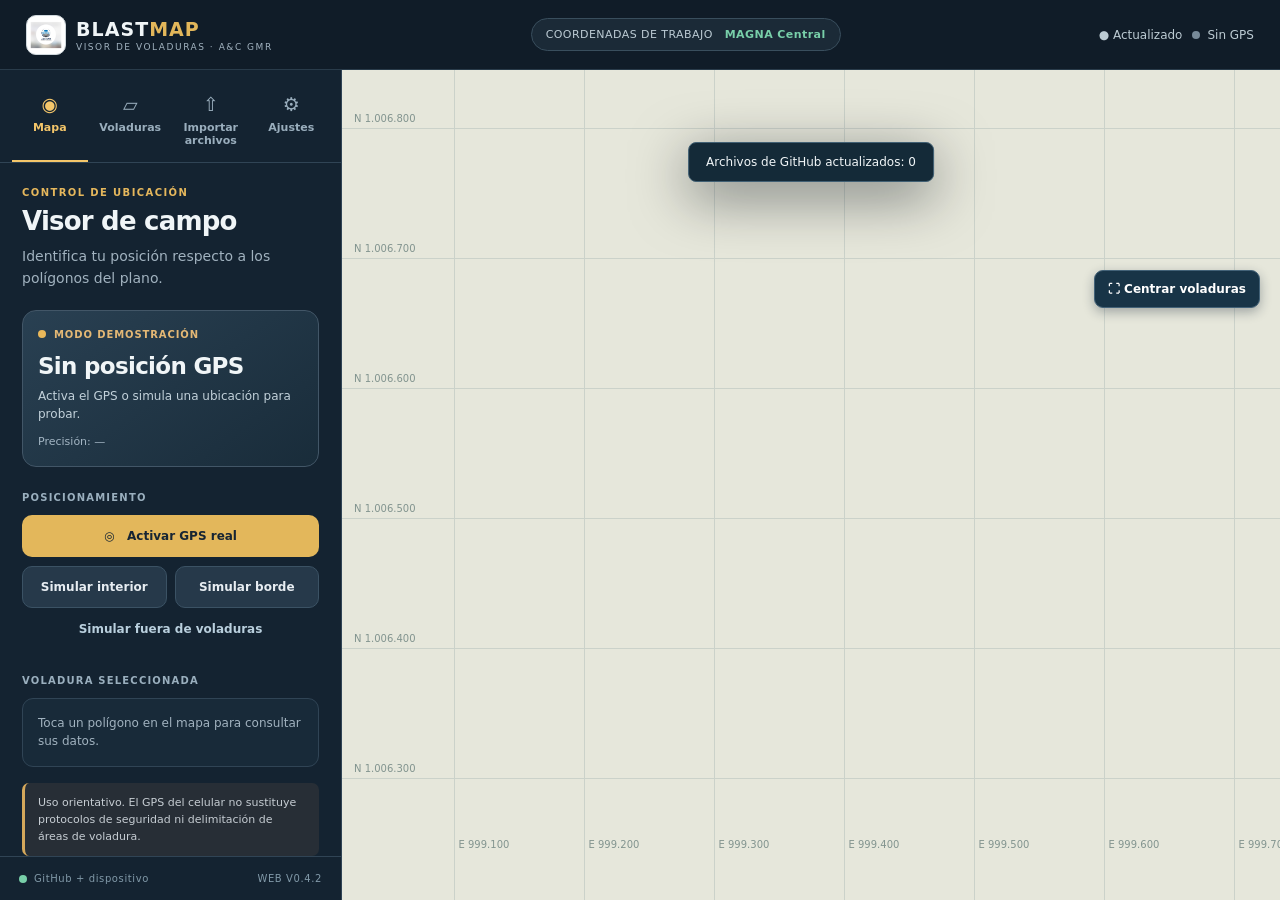
<file: public/index.html>
<!doctype html>
<html lang="es">
<head>
<meta charset="utf-8"/><meta name="viewport" content="width=device-width,initial-scale=1,viewport-fit=cover"/>
<meta name="theme-color" content="#111d29"/><meta name="description" content="Visor centralizado de voladuras, importación DXF KML KMZ y GPS."/>
<link rel="icon" href="assets/favicon.png" type="image/png"/><link rel="manifest" href="manifest.webmanifest"/>
<link rel="stylesheet" href="styles.css"/>
<title>BlastMap Web · Visor de voladuras</title>
</head>
<body>
<div class="app-shell">
<header class="topbar">
 <div class="brand"><img class="logo logo-img" src="assets/logo-acgmr.png" alt="A&C GMR"/><div><strong>BLAST<span>MAP</span></strong><small>VISOR DE VOLADURAS · A&C GMR</small></div></div>
 <span class="crs-pill">COORDENADAS DE TRABAJO <b id="crs-badge">MAGNA Central</b></span>
 <div class="top-actions"><span id="official-top" class="status-pill">Sin sincronizar</span><span id="connect-pill" class="status-pill"><i></i> Sin GPS</span><button id="install-btn" class="btn btn-outline hidden" type="button">Instalar app</button></div>
</header>
<div class="workspace">
<aside class="sidebar" id="sidebar">
 <nav class="side-nav" aria-label="Secciones">
   <button type="button" class="tab active" data-tab="mapa"><span class="tab-symbol">◉</span> Mapa</button>
   <button type="button" class="tab" data-tab="voladuras"><span class="tab-symbol">▱</span> Voladuras</button>
   <button type="button" class="tab" data-tab="importar"><span class="tab-symbol">⇧</span> Importar archivos</button>
   <button type="button" class="tab" data-tab="ajustes"><span class="tab-symbol">⚙</span> Ajustes</button>
 </nav>
 <div class="side-body">
  <section class="panel active" id="panel-mapa">
   <div class="eyebrow">CONTROL DE UBICACIÓN</div><h1>Visor de campo</h1><p class="muted">Identifica tu posición respecto a los polígonos del plano.</p>
   <article class="live-card" id="live-card"><div class="live-heading"><span class="dot amber"></span><span id="live-label">MODO DEMOSTRACIÓN</span></div><div class="live-title" id="live-title">Sin posición GPS</div><div class="live-subtitle" id="live-detail">Activa el GPS o simula una ubicación para probar.</div><div class="live-meta" id="live-accuracy">Precisión: —</div></article>
   <div class="section-caption">POSICIONAMIENTO</div><button class="btn btn-primary full" id="gps-btn" type="button">◎ &nbsp; Activar GPS real</button>
   <div class="btn-group"><button class="btn btn-secondary" id="sim-inside" type="button">Simular interior</button><button class="btn btn-secondary" id="sim-border" type="button">Simular borde</button></div>
   <button class="btn btn-text full" id="sim-outside" type="button">Simular fuera de voladuras</button>
   <div class="section-caption">VOLADURA SELECCIONADA</div><div id="selected-card" class="selection-card"><span class="muted">Toca un polígono en el mapa para consultar sus datos.</span></div>
   <div class="notice notice-small">Uso orientativo. El GPS del celular no sustituye protocolos de seguridad ni delimitación de áreas de voladura.</div>
  </section>
  <section class="panel" id="panel-voladuras">
    <div class="eyebrow">INVENTARIO DE POLÍGONOS</div><h1>Voladuras</h1><p class="muted" id="area-count">0 áreas cargadas</p>
    <input type="search" id="search" class="field" placeholder="Buscar código, capa o archivo…" aria-label="Buscar voladuras"/>
    <label class="section-caption" for="view-mode">VISUALIZACIÓN</label>
    <select id="view-mode" class="field"><option value="all">Ver todas</option><option value="official">Solo archivos de GitHub</option><option value="personal">Solo archivos del dispositivo</option></select>
    <div class="section-caption">FILTRO POR ARCHIVO</div><div id="filter-sources" class="filter-list muted">Sin archivos cargados.</div>
    <div class="section-caption">FILTRO POR CAPA</div><div id="filter-layers" class="filter-list muted">Sin capas cargadas.</div>
    <div id="area-list" class="area-list"></div>
  </section>
  <section class="panel" id="panel-importar">
    <div class="eyebrow">IMPORTACIÓN DE ARCHIVOS</div><h1>Importar archivos</h1><p class="muted">Puedes cargar archivos en este dispositivo, sin modificar los DXF compartidos en GitHub. Admite DXF, KML, KMZ y GeoJSON.</p>
    <label class="section-caption" for="import-crs">SISTEMA DE COORDENADAS DEL ARCHIVO DXF</label>
    <select class="field crs-select" id="import-crs"><option value="magna_central">MAGNA Central</option><option value="magna_nacional">MAGNA Origen Nacional</option><option value="magna_oeste">MAGNA Oeste</option><option value="magna_este">MAGNA Este</option><option value="magna_oeste_oeste">MAGNA Oeste-Oeste</option><option value="magna_este_este">MAGNA Este-Este</option><option value="wgs84">WGS84</option></select>
    <label class="dropzone" id="dropzone" for="dxf-input"><span class="dropicon">⇧</span><strong>Selecciona o arrastra uno o varios archivos</strong><small>DXF ASCII, KML, KMZ, GeoJSON · máximo 12 MB por archivo</small></label>
    <input type="file" id="dxf-input" accept=".dxf,.kml,.kmz,.geojson,.json" multiple hidden/>
    <div class="notice">Para DXF, selecciona el sistema original antes de importar: X = Este, Y = Norte. KML/KMZ/GeoJSON usan WGS84 geográfico y se transforman automáticamente. Verifica puntos de control.</div>
    <div class="section-caption">RESULTADO DEL IMPORTADOR</div><div id="import-result" class="import-result muted">Aún no has importado archivos.</div>
    <div class="section-caption">MAPA DE FONDO · ORTOFOTO</div>
    <p class="muted">Selecciona JPG, JGW y PRJ juntos. El PRJ permite verificar el sistema de referencia; la imagen queda en el dispositivo durante esta sesión.</p>
    <label class="section-caption" for="raster-crs">SISTEMA DE COORDENADAS DE LA ORTOFOTO</label>
    <select class="field" id="raster-crs"><option value="magna_central">MAGNA Central</option><option value="magna_nacional">MAGNA Origen Nacional</option><option value="magna_oeste">MAGNA Oeste</option><option value="magna_este">MAGNA Este</option><option value="magna_oeste_oeste">MAGNA Oeste-Oeste</option><option value="magna_este_este">MAGNA Este-Este</option><option value="wgs84">WGS84</option></select>
    <input class="field" type="file" id="raster-files" accept=".jpg,.jpeg,.jgw,.jpgw,.wld,.prj,.JPG,.JGW,.PRJ" multiple aria-label="Elegir JPG, JGW y PRJ"/>
    <button class="btn btn-secondary full" id="raster-load" type="button">Cargar ortofoto</button>
    <label class="switch-row"><input type="checkbox" id="raster-show" checked/> Mostrar ortofoto</label>
    <label class="section-caption" for="raster-opacity">TRANSPARENCIA</label><input id="raster-opacity" type="range" min="10" max="100" value="85" style="width:100%;margin-bottom:10px"/>
    <button class="btn btn-text full" id="raster-remove" type="button">Quitar ortofoto del visor</button>
    <div id="raster-status" class="notice notice-small">Sin imagen de fondo cargada.</div>
    <div class="section-caption">FONDO DE GOOGLE MAPS (EN LÍNEA)</div>
    <label class="section-caption" for="basemap-mode">SELECCIONAR FONDO</label>
    <select class="field" id="basemap-mode"><option value="local">Plano local / Ortofoto</option><option value="google">Google Satélite</option></select>
    <label class="section-caption" for="google-key">CLAVE API GOOGLE MAPS JAVASCRIPT</label>
    <input class="field" id="google-key" type="password" autocomplete="off" placeholder="Pega tu clave de Google Cloud" aria-label="Clave de Google Maps"/>
    <button class="btn btn-secondary full" id="google-enable" type="button">Activar Google Satélite</button>
    <div class="notice notice-small">Google requiere Internet, Maps JavaScript API habilitada y clave restringida al dominio del sitio. La clave se usa en el navegador. Google Satélite no queda disponible offline.</div>
    <div class="section-caption">ARCHIVOS COMPARTIDOS DESDE GITHUB</div><div id="official-source" class="file-row muted">Cargando información oficial…</div>
    <div class="section-caption">ARCHIVOS DE ESTE DISPOSITIVO</div><div id="source-list"></div>

  </section>
  <section class="panel" id="panel-ajustes">
    <div class="eyebrow">CONFIGURACIÓN DEL PROYECTO</div><h1>BlastMap Web</h1>
    <label class="section-caption" for="display-crs">COORDENADAS QUE DESEO VISUALIZAR</label><select id="display-crs" class="field crs-select"><option value="magna_central">MAGNA Central</option><option value="magna_nacional">MAGNA Origen Nacional</option><option value="magna_oeste">MAGNA Oeste</option><option value="magna_este">MAGNA Este</option><option value="magna_oeste_oeste">MAGNA Oeste-Oeste</option><option value="magna_este_este">MAGNA Este-Este</option><option value="wgs84">WGS84</option></select><p class="muted">Este selector cambia las coordenadas mostradas, sin alterar las geometrías importadas. Los sistemas técnicos se gestionan internamente.</p>
    <div class="section-caption">OPCIONES DE VISTA</div><label class="switch-row"><input type="checkbox" id="grid-toggle" checked/> Mostrar cuadrícula proyectada en metros</label><label class="switch-row"><input type="checkbox" id="labels-toggle" checked/> Mostrar códigos de voladuras</label>
    <div class="section-caption">SINCRONIZACIÓN</div><div id="sync-status" class="notice notice-small">Consultando archivos de GitHub…</div><button type="button" id="sync-now" class="btn btn-secondary full">↻ &nbsp; Buscar nueva publicación</button><div class="section-caption">ALMACENAMIENTO LOCAL</div><p class="muted">Tus importaciones se guardan en el dispositivo. Quien administra GitHub puede compartir DXF colocándolos en public/voladuras y registrándolos en voladuras-archivos.json.</p>
    <button class="btn btn-secondary full" type="button" id="export-btn">↓ &nbsp; Exportar respaldo JSON</button><label class="btn btn-secondary full import-json" for="restore-input">↑ &nbsp; Restaurar respaldo JSON</label><input hidden type="file" id="restore-input" accept=".json,application/json"/>
    <button class="btn btn-danger full" type="button" id="clear-btn">Eliminar mis archivos personales</button>
    <div class="notice notice-small">El mapa es un plano vectorial local con cuadrícula, <b>no una ortofoto</b>. El GPS real exige HTTPS o localhost y permiso del usuario.</div>
  </section>
 </div>
 <div class="side-footer"><span class="storage-indicator"><i></i> GitHub + dispositivo</span><span>WEB V0.4.2</span></div>
</aside>
<main class="map-area">
 <div id="google-map" class="hidden" aria-label="Google Maps con voladuras"></div>
 <canvas id="map-canvas" aria-label="Plano de voladuras zonas de voladura" tabindex="0"></canvas>
 <div class="map-top-left"><div class="map-label"><span class="map-live-dot"></span><span id="map-mode-label">PLANO LOCAL · SIN ORTOFOTO</span></div></div>
 <button id="mobile-gps-actions" class="mobile-gps-actions" type="button">◎ Ubicación y GPS</button>
 <div class="field-toolbar" aria-label="Herramientas del mapa">
 <button type="button" id="quick-gps" title="Activar o detener GPS" aria-label="Activar o detener GPS">◎ <span>Activar GPS</span></button>
 <button type="button" id="quick-location" title="Centrar mi ubicación" aria-label="Centrar mi ubicación">⌖ <span>Mi ubicación</span></button>
 <button type="button" id="quick-measure" title="Medir distancia" aria-label="Medir distancia">⌁ <span>Medir</span></button>
 <button type="button" id="quick-fit" title="Centrar las voladuras visibles" aria-label="Centrar las voladuras visibles">⛶ <span>Centrar áreas</span></button>
 </div>
 <button id="fit-all-offline" class="fit-all-offline" type="button" aria-label="Centrar las voladuras visibles">⛶ Centrar voladuras</button>
 <div class="map-top-right"><span class="coord-badge" id="coord-readout">E — · N —</span></div>
 <div class="map-right-tools"><button id="zoom-in" title="Acercar" aria-label="Acercar" type="button">+</button><button id="zoom-out" title="Alejar" aria-label="Alejar" type="button">−</button><div class="tool-divider"></div><button id="fit-btn" title="Mostrar todas las áreas" aria-label="Centrar áreas" type="button">⛶</button><button id="gps-center" title="Centrar GPS" aria-label="Centrar GPS" type="button">⊙</button></div>
 <div class="map-bottom-left"><div class="scale-bar"><span id="scale-text">100 m</span><div id="scale-line"></div></div><span class="north-arrow">▲ <small>N</small></span></div>
 <div class="map-bottom-right"><button class="measure-btn" id="measure-btn" type="button">⌁ <span>Medir distancia</span></button><div class="map-count" id="map-count">0 voladuras</div></div>
 <div id="measure-banner" class="measure-banner hidden"><span id="measure-text">Selecciona dos puntos sobre el mapa</span><button id="measure-clear" type="button">Limpiar</button></div>
 <div id="toast" role="status" class="toast hidden"></div>
</main>
</div>
<nav class="mobile-nav" aria-label="Navegación móvil"><button class="active" data-tab="mapa" type="button"><span>◉</span>Mapa</button><button data-tab="voladuras" type="button"><span>▱</span>Voladuras</button><button data-tab="importar" type="button"><span>⇧</span>Importar</button><button data-tab="ajustes" type="button"><span>⚙</span>Ajustes</button></nav>
</div>
<script src="geo.js"></script><script src="dxf.js"></script><script src="vector.js"></script><script src="app.js"></script>
</body></html>
</file>
<file: public/styles.css>
:root{color-scheme:dark;--bg:#101c28;--panel:#142331;--surface:#192b3b;--surface2:#223647;--line:#304455;--fg:#f0f5f7;--muted:#a1b2bf;--yellow:#e2b65a;--mint:#78cfa9;--orange:#f0a462;--shadow:0 14px 55px #020a1180;font-family:Inter,system-ui,-apple-system,"Segoe UI",Roboto,sans-serif}*{box-sizing:border-box}html,body{margin:0;height:100%;overflow:hidden}body{background:var(--bg);color:var(--fg);font-size:14px}button,input{font:inherit}button{cursor:pointer}button:focus-visible,input:focus-visible,label:focus-visible{outline:2px solid var(--mint);outline-offset:2px}.hidden{display:none!important}.app-shell{height:100dvh;display:flex;flex-direction:column}.topbar{height:70px;flex:none;background:#101c28;border-bottom:1px solid #293b4a;display:flex;align-items:center;gap:20px;padding:0 26px;z-index:4}.brand{display:flex;align-items:center;gap:10px;white-space:nowrap}.logo{height:40px;width:40px;border-radius:10px;display:grid;place-items:center;font-weight:900;font-size:27px;background:linear-gradient(145deg,#e2b65a,#c48048);color:#11202c}.logo-img{object-fit:contain;background:#fff;padding:2px;border:1px solid #d0d8dd}.brand strong{font-size:19px;letter-spacing:.055em;font-weight:900}.brand strong span{color:var(--yellow)}.brand small{display:block;font-size:9px;letter-spacing:.17em;margin-top:2px;color:var(--muted)}.crs-pill{margin:auto;border:1px solid #394e5d;background:#1b2a37;border-radius:40px;padding:9px 14px;font-size:11px;color:#bccbd4;letter-spacing:.04em}.crs-pill b{color:var(--mint);padding-left:8px}.top-actions{display:flex;gap:10px;align-items:center}.status-pill{border-radius:8px;font-size:12px;color:#bccbd3;display:flex;align-items:center;gap:7px;white-space:nowrap}.status-pill i,.storage-indicator i{width:8px;height:8px;border-radius:50%;background:#778a99;display:inline-block}.status-pill.on i{background:#71d4a0}.status-pill.sim i{background:var(--yellow)}.workspace{flex:1;display:flex;min-height:0}.sidebar{width:342px;flex:none;background:var(--panel);display:flex;flex-direction:column;border-right:1px solid var(--line);z-index:2}.side-nav{display:grid;grid-template-columns:repeat(4,1fr);padding:12px 12px 0;gap:5px;border-bottom:1px solid #304455}.tab{border:0;color:#9aaebd;background:none;padding:11px 0 13px;font-weight:650;font-size:11px;border-bottom:2px solid transparent;display:flex;flex-direction:column;align-items:center;gap:6px}.tab-symbol{font-size:19px;font-weight:400}.tab.active{color:#f4c66a;border-color:#f4c66a}.side-body{flex:1;overflow-y:auto;scrollbar-color:#405365 transparent}.panel{display:none;padding:24px 22px 22px}.panel.active{display:block}.eyebrow{color:#e5b75c;font-size:10px;letter-spacing:.14em;font-weight:750}.panel h1{font-size:26px;margin:8px 0 9px;line-height:1.2;letter-spacing:-.03em}.muted{color:var(--muted);line-height:1.55}.panel p{margin:0 0 20px}.live-card{border:1px solid #425667;border-radius:14px;margin-top:17px;padding:18px 15px;background:linear-gradient(145deg,#294052,#192c3a)}.live-heading{display:flex;gap:8px;align-items:center;color:#e4b875;font-weight:800;font-size:10px;letter-spacing:.09em}.dot{width:8px;height:8px;border-radius:50%;display:inline-block}.dot.amber{background:#e9b85a}.dot.green{background:#79d09e}.dot.red{background:#f09475}.live-title{font-size:23px;font-weight:800;letter-spacing:-.03em;margin:13px 0 8px;word-break:break-word}.live-subtitle{font-size:12px;line-height:1.5;color:#c2d1da}.live-meta{font-size:11px;margin-top:12px;color:#a3b5c3}.section-caption{margin:25px 0 12px;color:#9aafbe;font-size:10px;letter-spacing:.12em;font-weight:800}.btn{border-radius:10px;padding:11px 12px;border:1px solid transparent;font-size:12px;font-weight:700;min-height:42px;transition:background .15s}.full{width:100%;display:block;text-align:center;margin-bottom:9px}.btn-primary{background:#e3b75b;color:#172533}.btn-primary:hover{background:#f3cb77}.btn-secondary{background:#26394a;border-color:#3b5264;color:#e7edf2}.btn-secondary:hover{background:#304657}.btn-outline{background:transparent;border-color:#547081;color:#eef3f5}.btn-text{background:transparent;color:#b9cfdd}.btn-danger{border-color:#714848;background:#482c35;color:#ffcdc2;margin-top:14px}.btn-group{display:grid;grid-template-columns:1fr 1fr;gap:8px;margin-top:9px}.selection-card{border:1px solid var(--line);border-radius:11px;padding:15px;background:#182a39;min-height:65px;font-size:12px}.sel-title{font-size:18px;font-weight:800;color:#f4f8fa;margin-bottom:8px}.sel-sub{color:#a8c1cd;font-size:11px}.sel-grid{display:grid;grid-template-columns:1fr 1fr;gap:12px;margin-top:15px}.sel-grid small{display:block;color:#9caeba;margin-bottom:3px;font-size:10px}.sel-grid b{font-size:13px}.notice{background:#272e36;border-left:3px solid #d5a85b;padding:11px 13px;border-radius:7px;font-size:12px;color:#c6cdd3;line-height:1.55;margin:16px 0}.notice-small{font-size:11px}.side-footer{border-top:1px solid var(--line);height:44px;display:flex;align-items:center;justify-content:space-between;padding:0 19px;font-size:10px;color:#8199a8;letter-spacing:.06em}.storage-indicator{display:flex;align-items:center;gap:7px}.storage-indicator i{background:var(--mint)}.field{border:1px solid #44596a;border-radius:9px;padding:11px 12px;width:100%;background:#1b2c3b;color:#f4f8fa;outline:0;margin-bottom:13px}.field:focus{border-color:var(--mint)}.area-list{display:flex;flex-direction:column;gap:8px}.area-row{display:flex;align-items:center;gap:9px;background:#1b3040;border:1px solid #30485a;border-radius:10px;padding:13px 10px;color:#eef4f7;text-align:left;width:100%}.area-row:hover,.area-row.selected{background:#284557;border-color:#5a8f90}.swatch{width:10px;height:32px;border-radius:3px;flex:none}.area-row-main{min-width:0;flex:1}.area-row-main strong{font-size:12px;display:block;text-overflow:ellipsis;white-space:nowrap;overflow:hidden}.area-row-main small{font-size:10px;color:#a6b8c4;display:block;margin-top:4px;white-space:nowrap;overflow:hidden;text-overflow:ellipsis}.area-row-arrow{font-size:19px;color:var(--yellow)}.dropzone{border:1px dashed #a98e59;background:#2a3440;border-radius:13px;min-height:155px;display:flex;align-items:center;justify-content:center;flex-direction:column;text-align:center;gap:7px;margin:18px 0 13px;cursor:pointer}.dropzone.dragover{background:#424331;border-color:var(--mint)}.dropzone .dropicon{font-size:32px;color:#f2c16b}.dropzone strong{font-size:13px}.dropzone small{color:#a8b6bc;font-size:11px}.import-result{padding:13px;border-radius:9px;background:#1c303f;border:1px solid var(--line);font-size:12px;line-height:1.5;white-space:pre-line}.file-row{display:flex;align-items:center;justify-content:space-between;padding:11px 9px;border-bottom:1px solid #385063;gap:8px;font-size:11px}.file-row b{display:block;font-size:12px}.file-row small{color:var(--muted)}.mini-del{background:#392b31;color:#edaaa3;border:1px solid #6a4850;border-radius:7px;padding:6px 9px}.kv{display:flex;justify-content:space-between;gap:8px;padding:14px 0;border-bottom:1px solid var(--line);font-size:12px}.kv span{color:var(--muted)}.kv strong{text-align:right}.switch-row{display:flex;gap:10px;align-items:center;padding:9px 0;color:#c7d3dd;font-size:12px}.switch-row input{accent-color:#f3c879}.import-json{cursor:pointer}.map-area{position:relative;flex:1;background:#e6e6d9;overflow:hidden;touch-action:none}#map-canvas{width:100%;height:100%;display:block;touch-action:none;cursor:grab;outline:0}#map-canvas.dragging{cursor:grabbing}#map-canvas.measuring{cursor:crosshair}.map-top-left,.map-top-right,.map-bottom-left,.map-bottom-right{position:absolute;pointer-events:none;display:flex;align-items:center;gap:12px}.map-top-left{top:20px;left:19px}.map-top-right{top:20px;right:20px}.map-bottom-left{bottom:19px;left:20px}.map-bottom-right{bottom:94px;right:20px;flex-direction:column;align-items:flex-end;gap:8px}.map-label,.coord-badge{box-shadow:0 4px 18px #36484a21;background:#ffffffde;border:1px solid #c9cfc8;color:#485b64;padding:10px 12px;border-radius:7px;font-weight:750;font-size:10px;letter-spacing:.05em}.map-label{display:flex;align-items:center;gap:7px}.map-live-dot{background:#6b9d85;width:7px;height:7px;border-radius:50%}.coord-badge{font-size:11px;font-variant-numeric:tabular-nums}.map-right-tools{position:absolute;right:20px;top:78px;background:#fff;border:1px solid #d0d7d6;box-shadow:0 6px 22px #56707631;border-radius:12px;display:flex;flex-direction:column;overflow:hidden}.map-right-tools button{width:42px;height:43px;border:0;background:#fff;color:#2d4859;font-size:24px;font-weight:600}.map-right-tools button:hover{background:#e9f1f2}.tool-divider{height:1px;background:#dbe1df}.scale-bar{border-radius:7px;background:#ffffffdd;padding:9px 10px;color:#45545b;font-size:10px;font-weight:700}.scale-bar div{border-bottom:3px solid #51636c;border-left:2px solid #51636c;border-right:2px solid #51636c;margin-top:4px;width:90px;height:6px}.north-arrow{padding:8px 10px;background:#ffffffdc;border-radius:7px;color:#344f60;display:flex;flex-direction:column;align-items:center;font-size:19px}.north-arrow small{font-size:9px}.measure-btn{pointer-events:auto;border:0;padding:12px 15px;border-radius:9px;background:#1a3041;color:white;font-weight:750;box-shadow:0 6px 14px #334c4d30}.measure-btn.active{background:#bd8237}.map-count{background:#ffffffdf;color:#435b64;padding:12px;border-radius:8px;font-size:11px;font-weight:700}.measure-banner{position:absolute;bottom:70px;left:50%;transform:translateX(-50%);max-width:92%;min-width:min(330px,92%);padding:10px 13px;border-radius:9px;background:#1b3141;color:#f0f6f7;display:flex;justify-content:space-between;gap:10px;box-shadow:var(--shadow);font-size:12px}.measure-banner button{background:none;border:0;color:#f1c87c;font-weight:700}.toast{position:absolute;top:72px;left:50%;transform:translateX(-50%);background:#142a38;color:#f1f6f8;border:1px solid #416074;border-radius:8px;padding:12px 17px;font-size:12px;z-index:3;box-shadow:var(--shadow);max-width:80%;text-align:center;pointer-events:none}.mobile-gps-actions{display:none}.mobile-nav{display:none}.no-results{color:#a6bdc8;padding:18px 8px;font-size:12px;line-height:1.4}
@media(max-width:900px){.topbar{height:60px;padding:0 14px;gap:10px}.brand strong{font-size:17px}.logo{width:37px;height:37px}.crs-pill{font-size:9px;padding:7px}.sidebar{width:300px}.panel{padding:18px 15px}.map-count{display:none}}
@media(max-width:700px){.topbar{height:57px;padding:0 12px}.brand{gap:8px}.brand strong{font-size:16px}.brand small{font-size:8px}.logo{width:34px;height:34px;font-size:23px}.crs-pill{display:none}.top-actions{margin-left:auto}.status-pill{font-size:10px}.top-actions .btn{font-size:10px;padding:7px 9px;min-height:30px}.workspace{position:relative}.sidebar{position:absolute;top:0;left:0;bottom:0;width:100%;z-index:3;display:none;background:#142331f7}.sidebar.mobile-open{display:flex}.side-nav,.side-footer{display:none}.side-body{padding-bottom:12px}.panel{padding:18px 18px 34px;max-width:540px;margin:auto}.map-area{width:100%;height:100%}.mobile-gps-actions{display:block;position:absolute;top:57px;left:10px;border:1px solid #c6d1ca;border-radius:8px;background:#fffdf4;color:#2a5161;padding:10px 13px;box-shadow:0 4px 12px #3b515529;font-size:11px;font-weight:800}.map-top-left{left:10px;top:11px}.map-top-right{right:10px;top:11px}.map-label{font-size:9px;padding:9px}.coord-badge{font-size:10px;padding:9px}.map-right-tools{right:11px;top:56px}.map-right-tools button{height:40px;width:40px}.map-bottom-left{left:10px;bottom:12px}.map-bottom-right{right:10px;bottom:96px;flex-direction:column;align-items:flex-end;gap:8px}.measure-btn{padding:10px 11px;font-size:11px}.measure-btn span{display:none}.mobile-nav{height:68px;padding-bottom:env(safe-area-inset-bottom);height:calc(68px + env(safe-area-inset-bottom));background:#142331;display:grid;grid-template-columns:repeat(4,1fr);flex:none;border-top:1px solid #2a4050;z-index:5}.mobile-nav button{border:0;background:none;color:#9db2c0;display:flex;flex-direction:column;align-items:center;justify-content:center;gap:4px;font-size:10px;font-weight:700}.mobile-nav button span{font-size:22px;font-weight:400}.mobile-nav button.active{color:#eec571}.map-label{max-width:210px}.toast{top:48px}.measure-banner{bottom:118px}}
/* V0.2: importaciones personales y publicación MASTER */
.crs-select{width:100%;margin:10px 0 16px;background:#edf4ef;color:#163d46;min-height:44px;border-radius:8px;padding:10px}
.file-publish-list{display:flex;flex-direction:column;gap:8px;margin:10px 0 16px}
.publish-row{display:flex;align-items:center;gap:10px;background:#253a49;border:1px solid #345568;border-radius:8px;padding:11px;color:#e4eff3;font-size:13px}
.publish-row input{width:18px;height:18px;accent-color:#e5b954}.publish-row small{display:block;color:#9fb3bb;margin-top:3px}
#official-source{line-height:1.5}#official-top{max-width:185px;overflow:hidden;text-overflow:ellipsis;white-space:nowrap}
@media(max-width:700px){.mobile-nav{grid-template-columns:repeat(5,1fr)}.mobile-nav button{font-size:9px}.mobile-nav button span{font-size:19px}#official-top{max-width:120px;font-size:9px}}

/* V0.3.3: reservar espacio bajo la navegación móvil para el badge flotante de Netlify.
   No interferir con los clics sobre Importar, Ajustes o MASTER. */
@media (max-width:700px) {
  .app-shell { padding-bottom: calc(102px + env(safe-area-inset-bottom, 0px)); }
  .mobile-nav { position:relative; z-index:10; }
}
/* Cuando se instala como aplicación no aparece la interfaz flotante del navegador. */
@media (max-width:700px) and (display-mode: standalone) {
  .app-shell { padding-bottom: env(safe-area-inset-bottom, 0px); }
}

/* BlastMap 0.3.5: capas cartográficas */
#google-map{position:absolute;inset:0;z-index:0}#map-canvas{position:relative;z-index:1}.map-area.google-mode #map-canvas{display:none}.map-area.google-mode #google-map{display:block!important}.map-area.google-mode .map-right-tools{display:none}.map-area.google-mode .map-bottom-left{display:none}.map-area.google-mode .map-top-right{display:none}.map-area.google-mode .map-top-left{display:none}

.filter-list{display:flex;flex-direction:column;gap:8px;margin:10px 0 14px}.filter-row,.publish-row{display:flex;gap:10px;align-items:flex-start;padding:10px 11px;border:1px solid #314859;border-radius:10px;background:#1b3040;color:#e8eff2;font-size:12px}.filter-row input,.publish-row input{margin-top:2px;accent-color:#f3c879}.filter-row small,.publish-row small{display:block;color:#a6b8c4;margin-top:2px}.example-buttons{display:grid;grid-template-columns:1fr 1fr;gap:8px}.example-buttons .btn{margin-bottom:0}.file-row{align-items:flex-start}.file-row span:last-child{display:flex;flex-wrap:wrap;justify-content:flex-end}

@media(max-width:700px){.example-buttons{grid-template-columns:1fr}.filter-row,.publish-row{font-size:11px}.logo.logo-img{width:34px;height:34px}}

/* V0.3.8 — Centrar áreas sin GPS ni red. */
.fit-all-offline{position:absolute;top:200px;right:20px;z-index:4;background:#183447;color:#fff;border:1px solid #436278;border-radius:9px;padding:11px 13px;box-shadow:0 4px 12px #1235;font-weight:750;font-size:12px;cursor:pointer;pointer-events:auto}
@media(max-width:700px){.fit-all-offline{top:238px;right:11px;font-size:11px;padding:10px 9px;max-width:140px}}

/* V0.3.9 controles de campo: visibles sobre el mapa en el iPhone, nunca bajo banners. */
.field-toolbar{display:none}
@media(max-width:700px){
 .mobile-nav{grid-template-columns:repeat(4,minmax(0,1fr))}
 .field-toolbar{display:grid;position:absolute;top:108px;left:10px;z-index:8;gap:6px;max-width:146px}
 .field-toolbar button{display:flex;align-items:center;gap:7px;min-height:40px;padding:8px 10px;background:#fff;color:#1b3f52;border:1px solid #aebfc3;border-radius:9px;box-shadow:0 3px 10px #102b3b22;font-size:11px;font-weight:750;text-align:left}
 .field-toolbar button.active{background:#d4f2e4;border-color:#288a6e}
 #fit-all-offline,.map-bottom-right,.mobile-gps-actions{display:none!important}
 .map-top-right{top:10px;right:10px;max-width:49%}
 .coord-badge{max-width:100%;overflow:hidden;text-overflow:ellipsis;white-space:nowrap}
 .map-top-left{max-width:49%}.map-label{max-width:100%;overflow:hidden;white-space:nowrap}
 .measure-banner{bottom:22px;z-index:7}
}


/* V0.4.1 - barra compacta solo en vista mapa (móvil) */
@media(max-width:700px){
  .mobile-gps-actions,#fit-all-offline,.map-bottom-right{display:none !important;}
  .field-toolbar{display:grid !important;position:absolute;top:72px;left:10px;z-index:8;grid-template-columns:1fr 1fr;gap:6px;max-width:178px;width:auto;}
  .field-toolbar button{display:flex;align-items:center;justify-content:flex-start;gap:5px;min-height:34px;padding:7px 8px;background:#fff;color:#1b3f52;border:1px solid #afc0c7;border-radius:8px;box-shadow:0 3px 10px #102b3b22;font-size:10px;font-weight:750;line-height:1.05;text-align:left;}
  .field-toolbar button span{display:inline-block;font-size:10px;line-height:1.05;}
  .field-toolbar button.active{background:#d4f2e4;border-color:#288a6e;}
  .sidebar.mobile-open + .map-area .field-toolbar{display:none !important;}
}

/* V0.4.2: cuatro iconos discretos y accesibles exclusivamente en Mapa. */
@media(max-width:700px){
 .field-toolbar{display:flex!important;position:absolute;top:62px;left:9px;right:auto;z-index:8;flex-direction:row;gap:5px;width:auto;max-width:unset;background:#ffffffd9;padding:4px;border-radius:12px;box-shadow:0 3px 12px #102b3b25}
 .field-toolbar button{display:grid;place-items:center;width:37px;height:38px;min-width:37px;min-height:38px;padding:0;gap:0;border-radius:9px;background:#fff;border:1px solid #b7c8cd;color:#19394a;font-size:22px;font-weight:650;box-shadow:none;line-height:1}
 .field-toolbar button span{display:none!important}
 .sidebar.mobile-open + .map-area .field-toolbar{display:none!important}
 .field-toolbar button.active{background:#d4f2e4;border-color:#288a6e}
}
</file>
